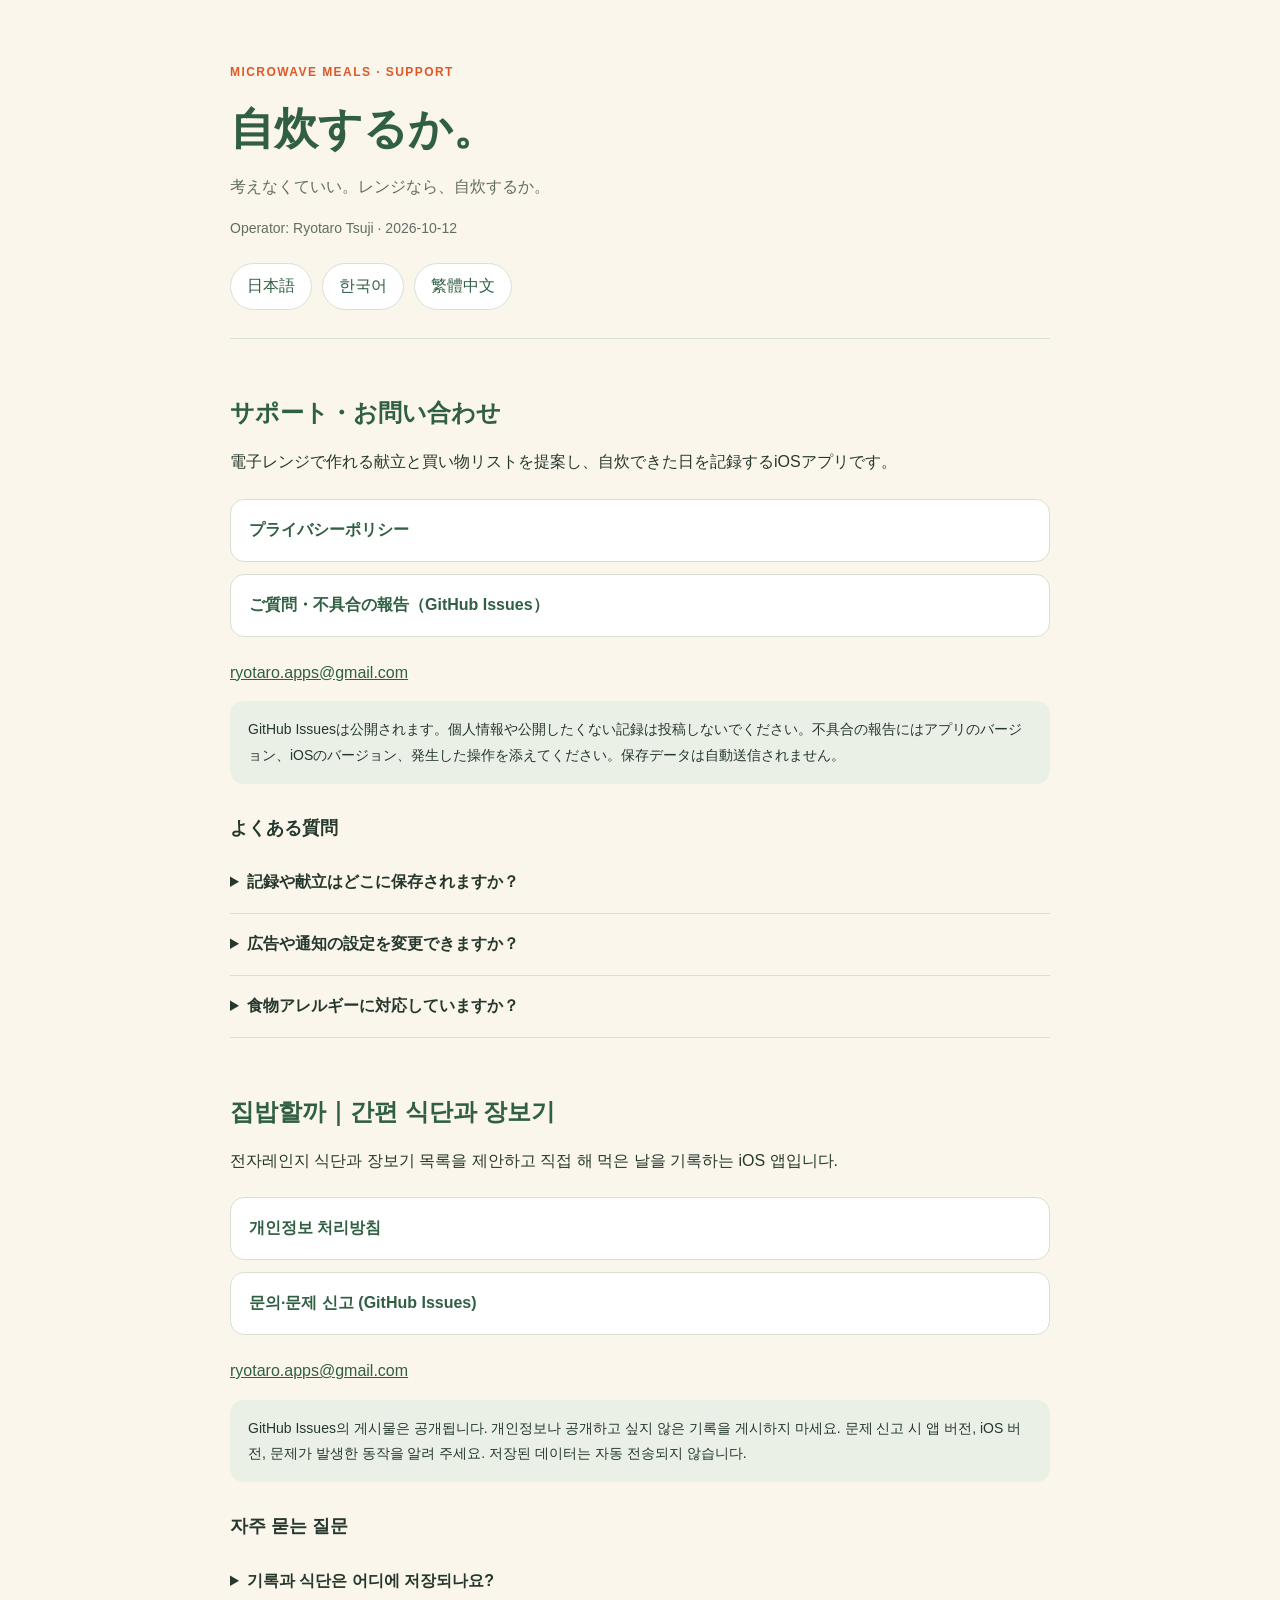
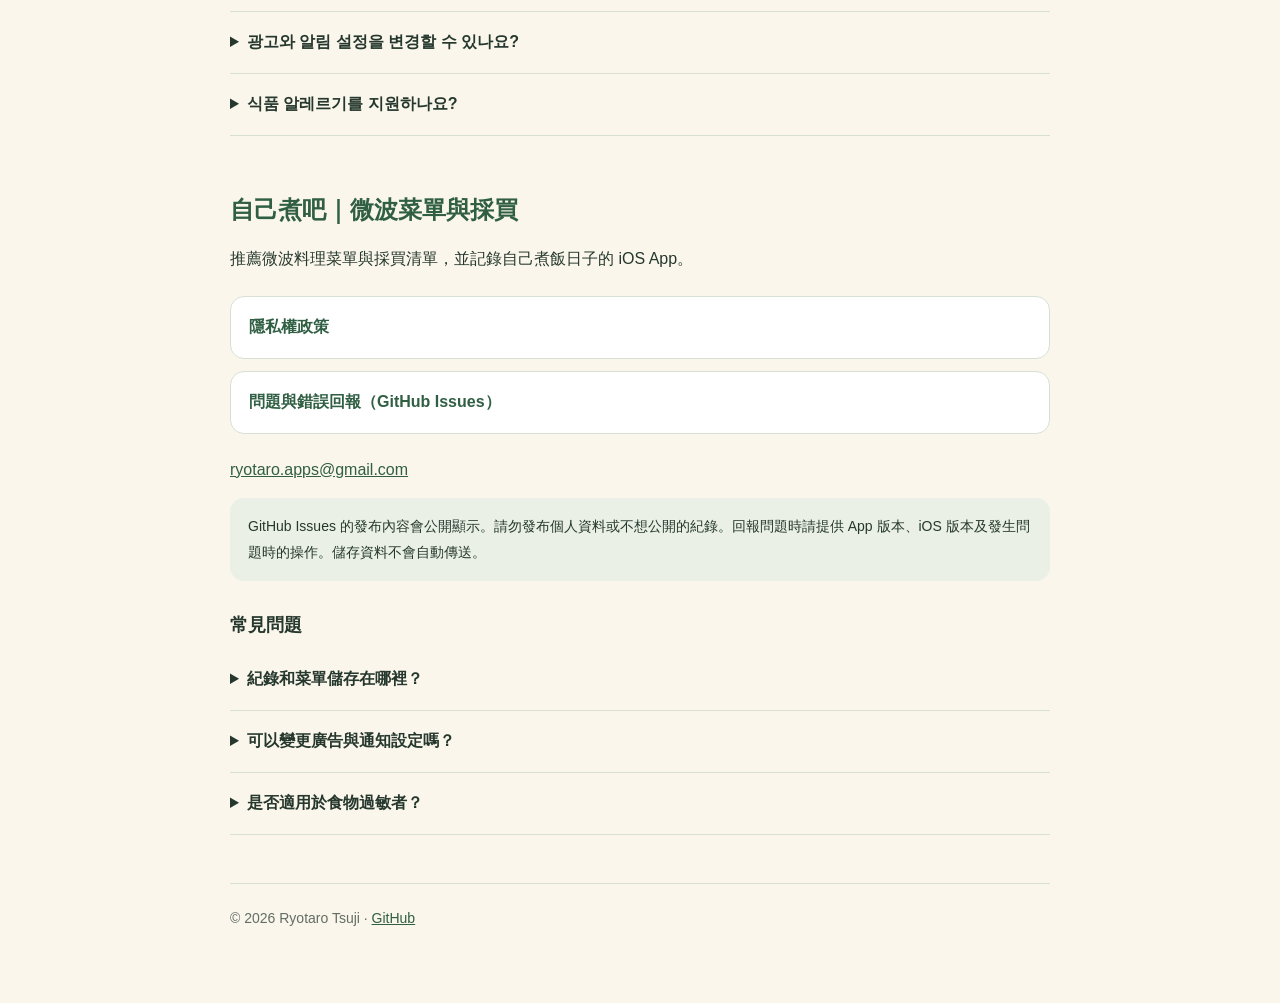
<file: index.html>
<!doctype html>
<html lang="ja">
<head><meta charset="utf-8"><meta name="viewport" content="width=device-width, initial-scale=1"><title>自炊するか｜レンジ飯の献立と買い物 サポート</title><meta name="description" content="自炊するか・집밥할까・自己煮吧 — support and privacy"><link rel="stylesheet" href="style.css"></head>
<body><main><header><p class="eyebrow">MICROWAVE MEALS · SUPPORT</p><h1>自炊するか。</h1><p class="lead">考えなくていい。レンジなら、自炊するか。</p><p class="meta">Operator: Ryotaro Tsuji · 2026-10-12</p><nav aria-label="Language"><a href="#ja" lang="ja">日本語</a><a href="#ko" lang="ko">한국어</a><a href="#zh-Hant" lang="zh-Hant">繁體中文</a></nav></header>
<section id="ja" lang="ja"><h2>サポート・お問い合わせ</h2><p>電子レンジで作れる献立と買い物リストを提案し、自炊できた日を記録するiOSアプリです。</p><div class="links"><a href="privacy-policy.html#ja">プライバシーポリシー</a><a href="https://github.com/tarochi94/jisuisuruka-privacy/issues">ご質問・不具合の報告（GitHub Issues）</a></div><p><a href="mailto:ryotaro.apps@gmail.com">ryotaro.apps@gmail.com</a></p><p class="notice">GitHub Issuesは公開されます。個人情報や公開したくない記録は投稿しないでください。不具合の報告にはアプリのバージョン、iOSのバージョン、発生した操作を添えてください。保存データは自動送信されません。</p><h3>よくある質問</h3><details><summary>記録や献立はどこに保存されますか？</summary><p>端末内に保存されます。アカウント登録やクラウド同期はありません。アプリを削除すると保存データも削除されます。</p></details><details><summary>広告や通知の設定を変更できますか？</summary><p>夕食前の通知はアプリの設定で変更できます。対象地域で必要な場合は「広告のプライバシー設定」も表示されます。トラッキングの許可はiOSの設定で変更できます。</p></details><details><summary>食物アレルギーに対応していますか？</summary><p>避けたい食材の設定はアレルギー対応を保証しません。調味料を含む原材料表示を確認してください。加熱時間は目安であり、容器・食材量・電子レンジにより異なります。</p></details></section>
<section id="ko" lang="ko"><h2>집밥할까｜간편 식단과 장보기</h2><p>전자레인지 식단과 장보기 목록을 제안하고 직접 해 먹은 날을 기록하는 iOS 앱입니다.</p><div class="links"><a href="privacy-policy.html#ko">개인정보 처리방침</a><a href="https://github.com/tarochi94/jisuisuruka-privacy/issues">문의·문제 신고 (GitHub Issues)</a></div><p><a href="mailto:ryotaro.apps@gmail.com">ryotaro.apps@gmail.com</a></p><p class="notice">GitHub Issues의 게시물은 공개됩니다. 개인정보나 공개하고 싶지 않은 기록을 게시하지 마세요. 문제 신고 시 앱 버전, iOS 버전, 문제가 발생한 동작을 알려 주세요. 저장된 데이터는 자동 전송되지 않습니다.</p><h3>자주 묻는 질문</h3><details><summary>기록과 식단은 어디에 저장되나요?</summary><p>기기에 저장됩니다. 계정 등록이나 클라우드 동기화는 없습니다. 앱을 삭제하면 저장된 데이터도 삭제됩니다.</p></details><details><summary>광고와 알림 설정을 변경할 수 있나요?</summary><p>저녁 식사 전 알림은 앱 설정에서 변경할 수 있습니다. 해당 지역에서 필요할 때 광고 개인정보 설정도 표시됩니다. 추적 허가는 iOS 설정에서 변경할 수 있습니다.</p></details><details><summary>식품 알레르기를 지원하나요?</summary><p>피하고 싶은 재료 설정은 알레르기 대응을 보장하지 않습니다. 조미료를 포함한 원재료 표시를 확인해 주세요. 가열 시간은 참고용이며 용기, 식재료 양, 전자레인지에 따라 달라집니다.</p></details></section>
<section id="zh-Hant" lang="zh-Hant"><h2>自己煮吧｜微波菜單與採買</h2><p>推薦微波料理菜單與採買清單，並記錄自己煮飯日子的 iOS App。</p><div class="links"><a href="privacy-policy.html#zh-Hant">隱私權政策</a><a href="https://github.com/tarochi94/jisuisuruka-privacy/issues">問題與錯誤回報（GitHub Issues）</a></div><p><a href="mailto:ryotaro.apps@gmail.com">ryotaro.apps@gmail.com</a></p><p class="notice">GitHub Issues 的發布內容會公開顯示。請勿發布個人資料或不想公開的紀錄。回報問題時請提供 App 版本、iOS 版本及發生問題時的操作。儲存資料不會自動傳送。</p><h3>常見問題</h3><details><summary>紀錄和菜單儲存在哪裡？</summary><p>資料儲存在裝置上，沒有帳號註冊或雲端同步。刪除 App 時也會刪除儲存資料。</p></details><details><summary>可以變更廣告與通知設定嗎？</summary><p>晚餐前通知可在 App 設定中變更。在適用地區需要時，也會顯示廣告隱私設定。追蹤許可可在 iOS 設定中變更。</p></details><details><summary>是否適用於食物過敏者？</summary><p>想避開的食材設定不保證適用於食物過敏者。請確認包括調味料在內的原料標示。加熱時間僅供參考，會因容器、食材量與微波爐而異。</p></details></section><footer>© 2026 Ryotaro Tsuji · <a href="https://github.com/tarochi94/jisuisuruka-privacy">GitHub</a></footer></main></body></html>
</file>
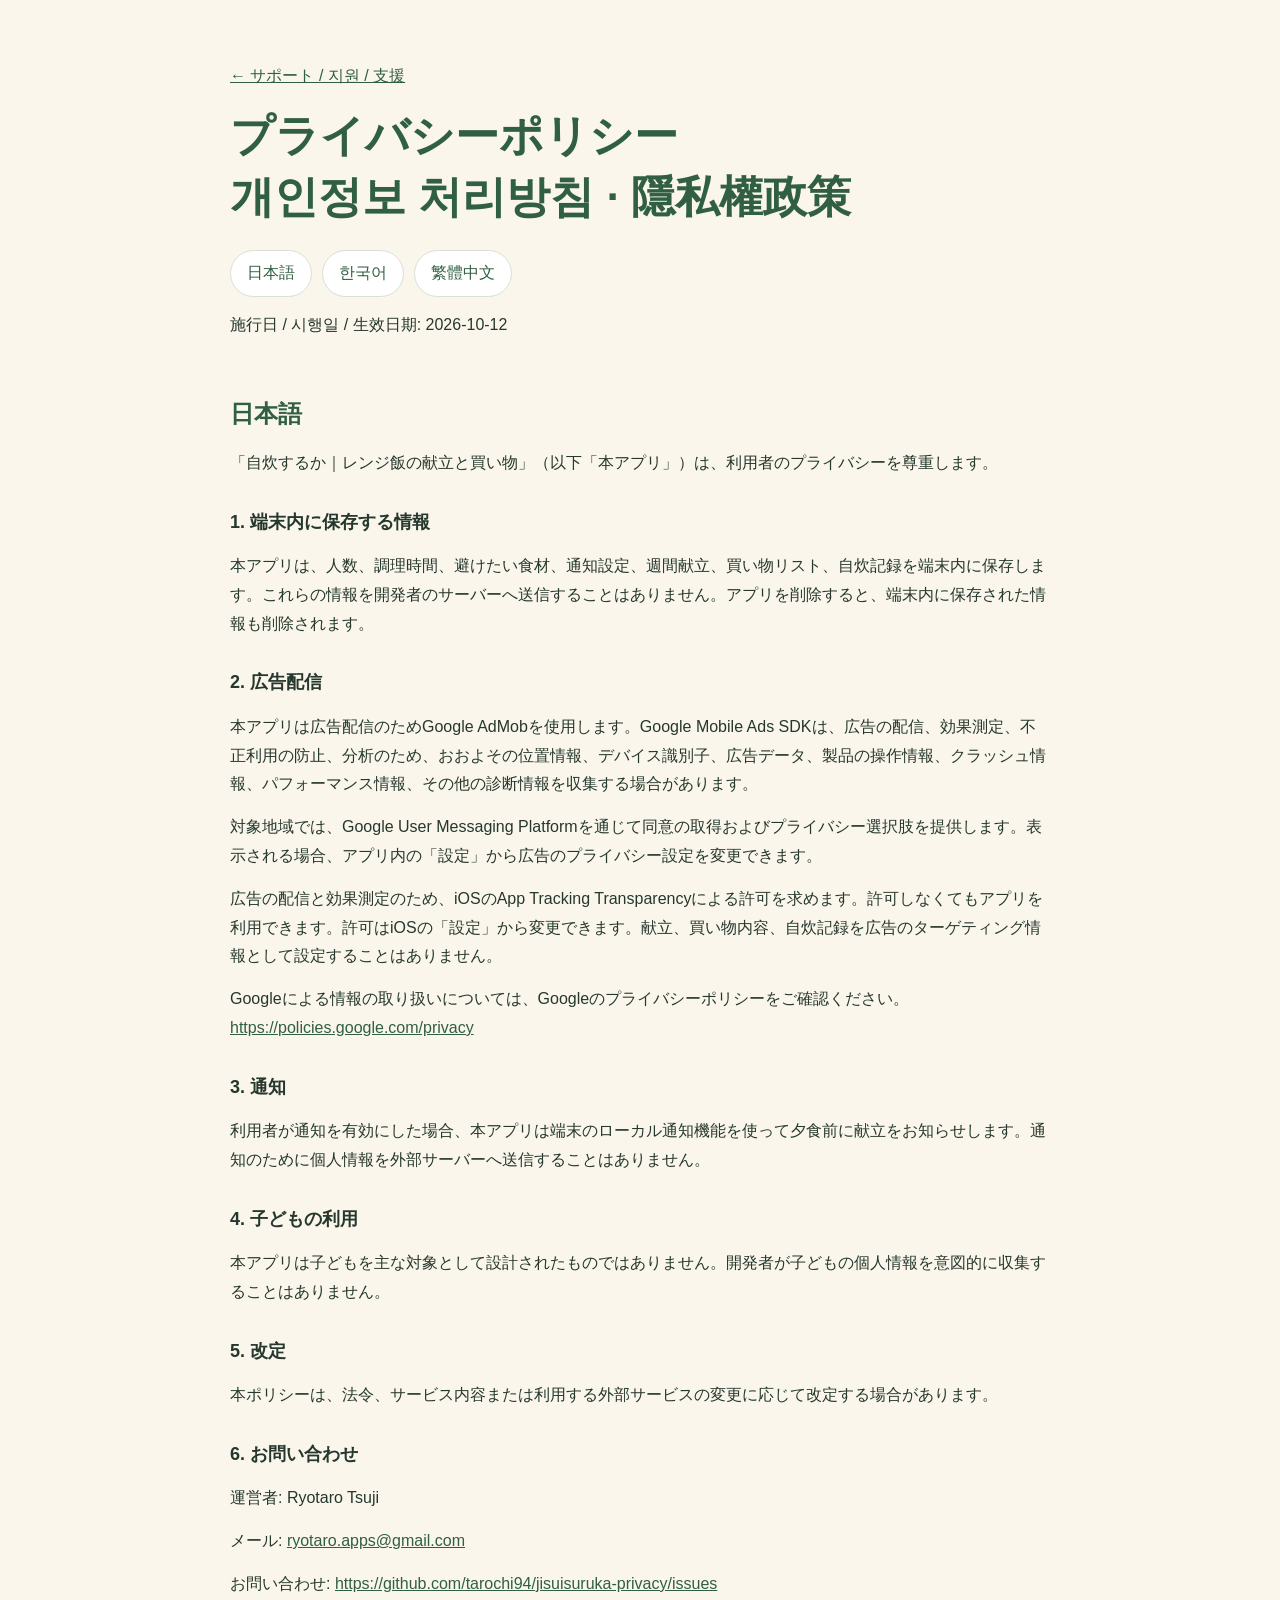
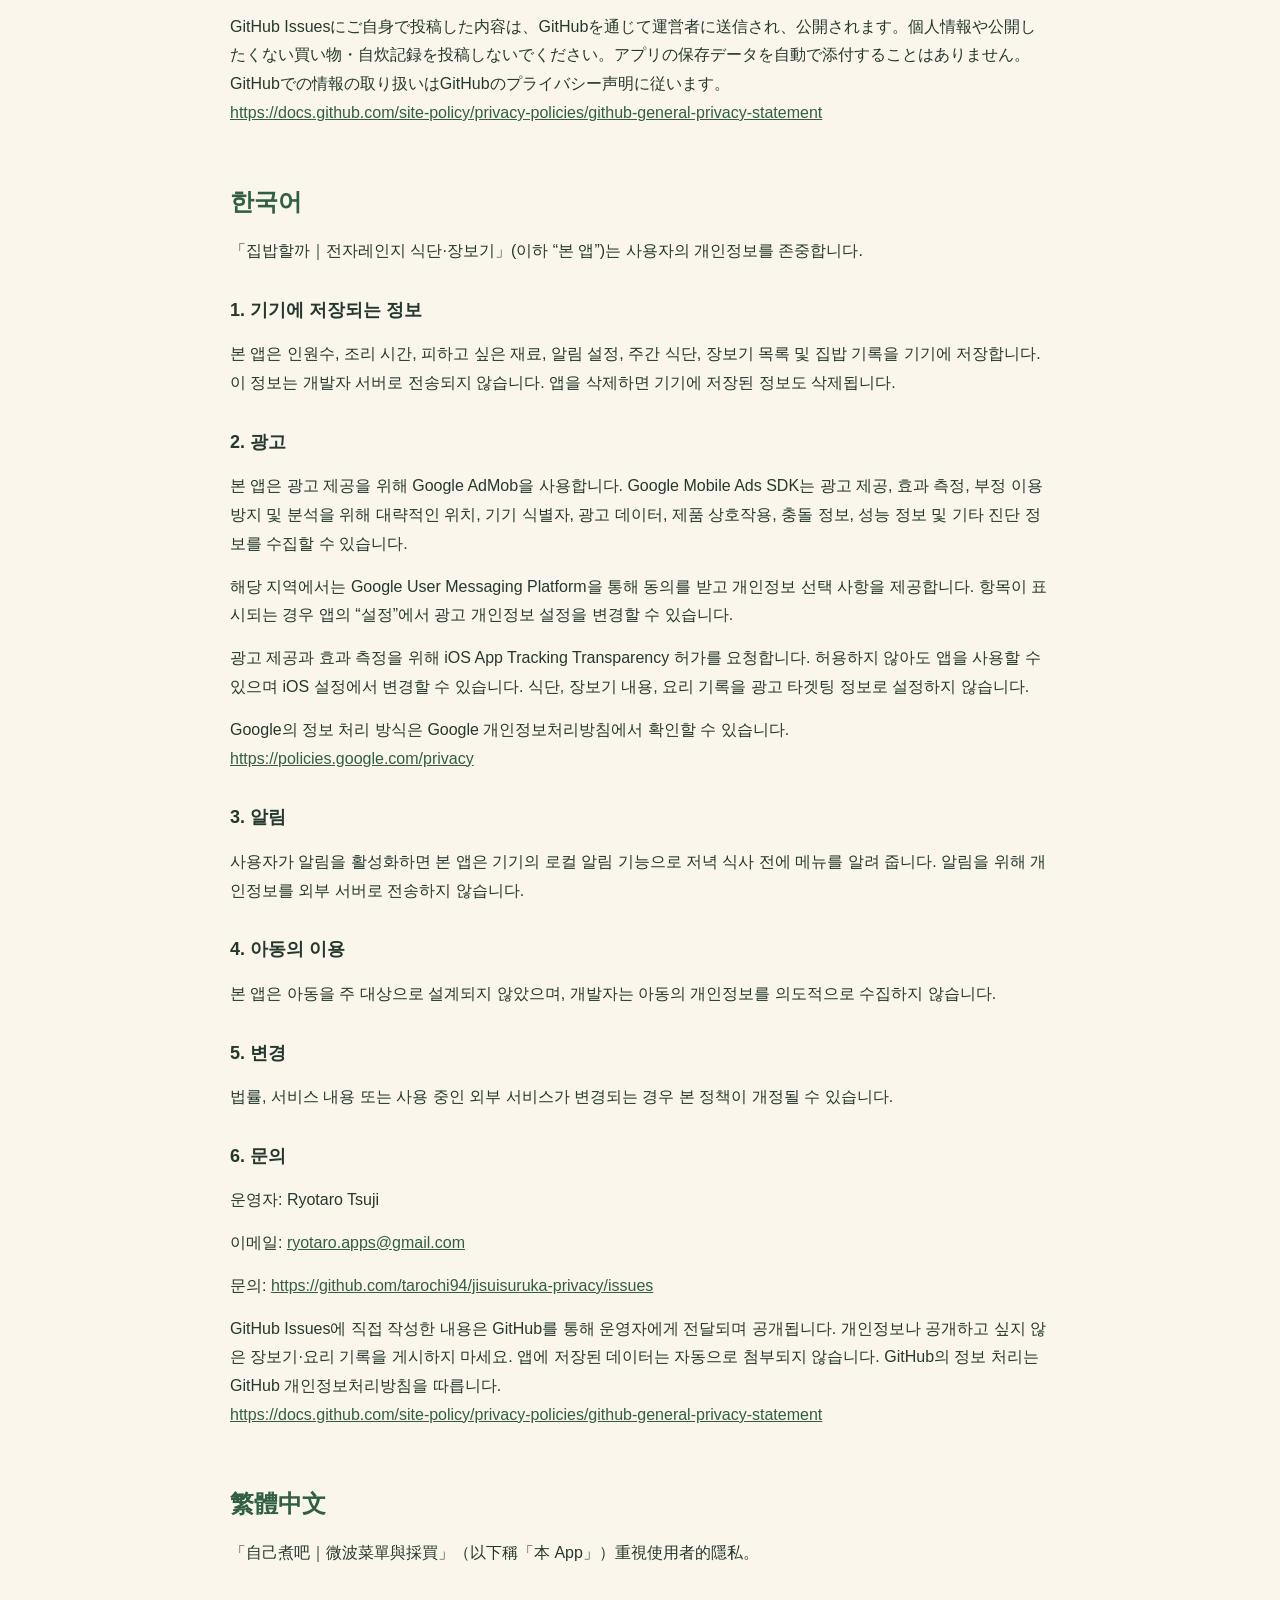
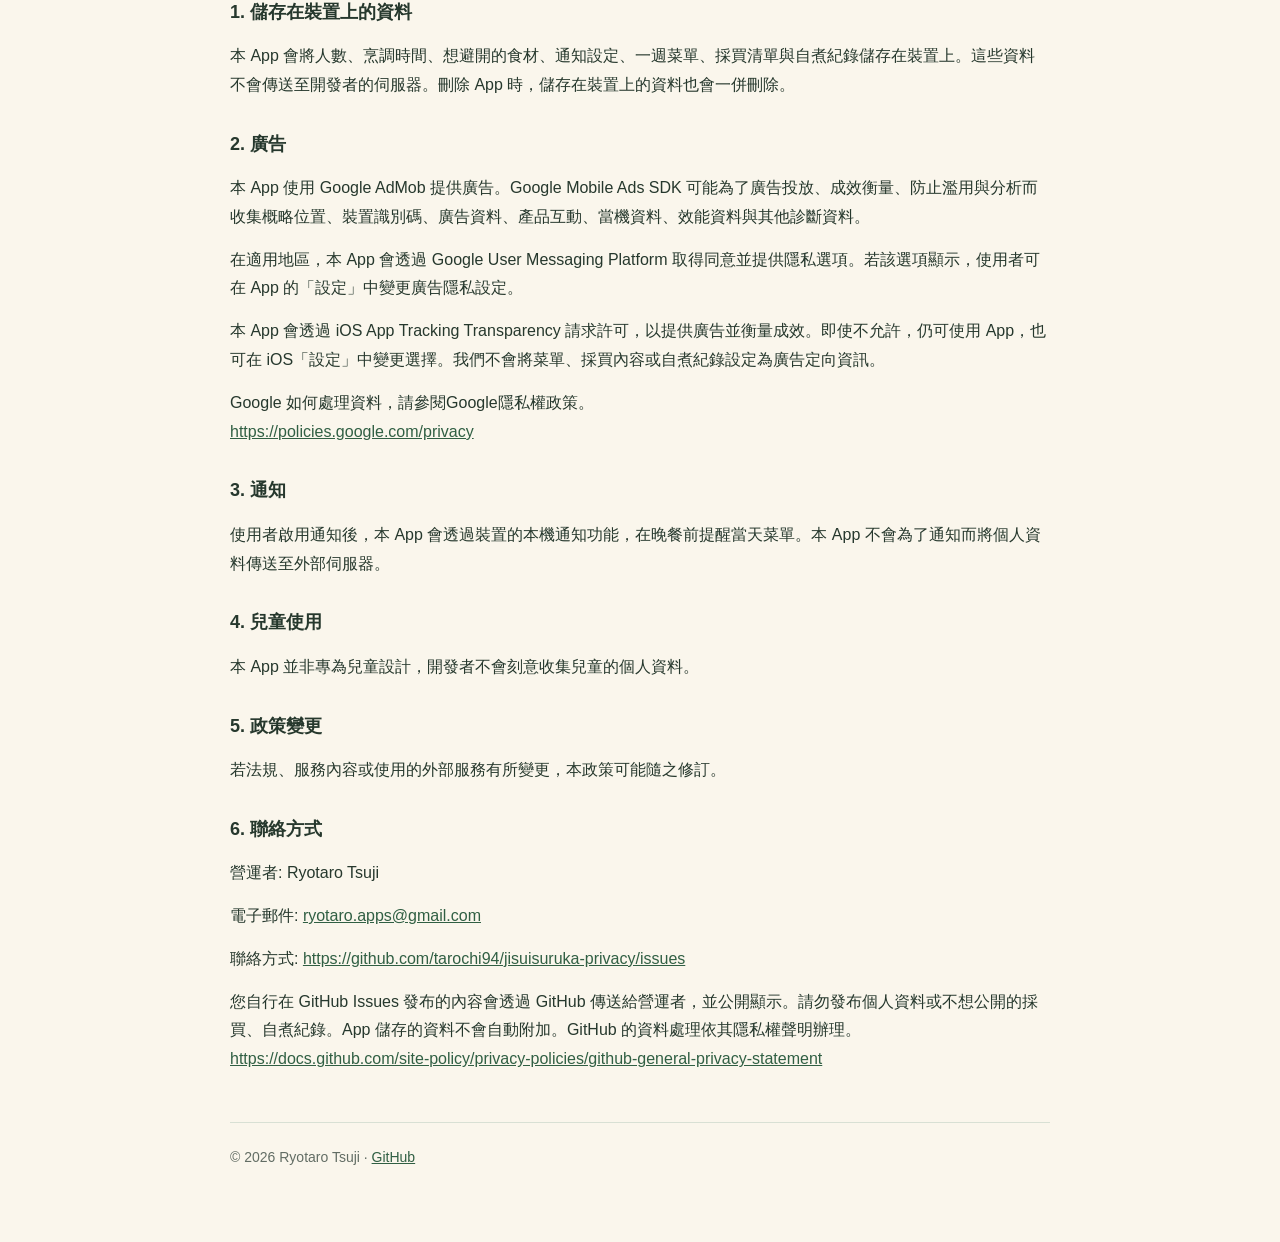
<file: privacy-policy.html>
<!doctype html>
<html lang="ja">
<head><meta charset="utf-8"><meta name="viewport" content="width=device-width, initial-scale=1"><title>自炊するか｜プライバシーポリシー</title><meta name="description" content="自炊するか・집밥할까・自己煮吧 — support and privacy"><link rel="stylesheet" href="style.css"></head>
<body><main><p><a href="index.html">← サポート / 지원 / 支援</a></p><h1>プライバシーポリシー<br><span lang="ko">개인정보 처리방침</span> · <span lang="zh-Hant">隱私權政策</span></h1><nav aria-label="Language"><a href="#ja" lang="ja">日本語</a><a href="#ko" lang="ko">한국어</a><a href="#zh-Hant" lang="zh-Hant">繁體中文</a></nav><p>施行日 / 시행일 / 生效日期: 2026-10-12</p>
<section id="ja" lang="ja"><h2>日本語</h2>
<p>「自炊するか｜レンジ飯の献立と買い物」（以下「本アプリ」）は、利用者のプライバシーを尊重します。</p>
<h3>1. 端末内に保存する情報</h3>
<p>本アプリは、人数、調理時間、避けたい食材、通知設定、週間献立、買い物リスト、自炊記録を端末内に保存します。これらの情報を開発者のサーバーへ送信することはありません。アプリを削除すると、端末内に保存された情報も削除されます。</p>
<h3>2. 広告配信</h3>
<p>本アプリは広告配信のためGoogle AdMobを使用します。Google Mobile Ads SDKは、広告の配信、効果測定、不正利用の防止、分析のため、おおよその位置情報、デバイス識別子、広告データ、製品の操作情報、クラッシュ情報、パフォーマンス情報、その他の診断情報を収集する場合があります。</p>
<p>対象地域では、Google User Messaging Platformを通じて同意の取得およびプライバシー選択肢を提供します。表示される場合、アプリ内の「設定」から広告のプライバシー設定を変更できます。</p>
<p>広告の配信と効果測定のため、iOSのApp Tracking Transparencyによる許可を求めます。許可しなくてもアプリを利用できます。許可はiOSの「設定」から変更できます。献立、買い物内容、自炊記録を広告のターゲティング情報として設定することはありません。</p>
<p>Googleによる情報の取り扱いについては、Googleのプライバシーポリシーをご確認ください。<br><a href="https://policies.google.com/privacy">https://policies.google.com/privacy</a></p>
<h3>3. 通知</h3>
<p>利用者が通知を有効にした場合、本アプリは端末のローカル通知機能を使って夕食前に献立をお知らせします。通知のために個人情報を外部サーバーへ送信することはありません。</p>
<h3>4. 子どもの利用</h3>
<p>本アプリは子どもを主な対象として設計されたものではありません。開発者が子どもの個人情報を意図的に収集することはありません。</p>
<h3>5. 改定</h3>
<p>本ポリシーは、法令、サービス内容または利用する外部サービスの変更に応じて改定する場合があります。</p>
<h3>6. お問い合わせ</h3>
<p>運営者: Ryotaro Tsuji</p>
<p>メール: <a href="mailto:ryotaro.apps@gmail.com">ryotaro.apps@gmail.com</a></p>
<p>お問い合わせ: <a href="https://github.com/tarochi94/jisuisuruka-privacy/issues">https://github.com/tarochi94/jisuisuruka-privacy/issues</a></p>
<p>GitHub Issuesにご自身で投稿した内容は、GitHubを通じて運営者に送信され、公開されます。個人情報や公開したくない買い物・自炊記録を投稿しないでください。アプリの保存データを自動で添付することはありません。GitHubでの情報の取り扱いはGitHubのプライバシー声明に従います。<br><a href="https://docs.github.com/site-policy/privacy-policies/github-general-privacy-statement">https://docs.github.com/site-policy/privacy-policies/github-general-privacy-statement</a></p>
</section>
<section id="ko" lang="ko"><h2>한국어</h2>
<p>「집밥할까｜전자레인지 식단·장보기」(이하 “본 앱”)는 사용자의 개인정보를 존중합니다.</p>
<h3>1. 기기에 저장되는 정보</h3>
<p>본 앱은 인원수, 조리 시간, 피하고 싶은 재료, 알림 설정, 주간 식단, 장보기 목록 및 집밥 기록을 기기에 저장합니다. 이 정보는 개발자 서버로 전송되지 않습니다. 앱을 삭제하면 기기에 저장된 정보도 삭제됩니다.</p>
<h3>2. 광고</h3>
<p>본 앱은 광고 제공을 위해 Google AdMob을 사용합니다. Google Mobile Ads SDK는 광고 제공, 효과 측정, 부정 이용 방지 및 분석을 위해 대략적인 위치, 기기 식별자, 광고 데이터, 제품 상호작용, 충돌 정보, 성능 정보 및 기타 진단 정보를 수집할 수 있습니다.</p>
<p>해당 지역에서는 Google User Messaging Platform을 통해 동의를 받고 개인정보 선택 사항을 제공합니다. 항목이 표시되는 경우 앱의 “설정”에서 광고 개인정보 설정을 변경할 수 있습니다.</p>
<p>광고 제공과 효과 측정을 위해 iOS App Tracking Transparency 허가를 요청합니다. 허용하지 않아도 앱을 사용할 수 있으며 iOS 설정에서 변경할 수 있습니다. 식단, 장보기 내용, 요리 기록을 광고 타겟팅 정보로 설정하지 않습니다.</p>
<p>Google의 정보 처리 방식은 Google 개인정보처리방침에서 확인할 수 있습니다.<br><a href="https://policies.google.com/privacy">https://policies.google.com/privacy</a></p>
<h3>3. 알림</h3>
<p>사용자가 알림을 활성화하면 본 앱은 기기의 로컬 알림 기능으로 저녁 식사 전에 메뉴를 알려 줍니다. 알림을 위해 개인정보를 외부 서버로 전송하지 않습니다.</p>
<h3>4. 아동의 이용</h3>
<p>본 앱은 아동을 주 대상으로 설계되지 않았으며, 개발자는 아동의 개인정보를 의도적으로 수집하지 않습니다.</p>
<h3>5. 변경</h3>
<p>법률, 서비스 내용 또는 사용 중인 외부 서비스가 변경되는 경우 본 정책이 개정될 수 있습니다.</p>
<h3>6. 문의</h3>
<p>운영자: Ryotaro Tsuji</p>
<p>이메일: <a href="mailto:ryotaro.apps@gmail.com">ryotaro.apps@gmail.com</a></p>
<p>문의: <a href="https://github.com/tarochi94/jisuisuruka-privacy/issues">https://github.com/tarochi94/jisuisuruka-privacy/issues</a></p>
<p>GitHub Issues에 직접 작성한 내용은 GitHub를 통해 운영자에게 전달되며 공개됩니다. 개인정보나 공개하고 싶지 않은 장보기·요리 기록을 게시하지 마세요. 앱에 저장된 데이터는 자동으로 첨부되지 않습니다. GitHub의 정보 처리는 GitHub 개인정보처리방침을 따릅니다.<br><a href="https://docs.github.com/site-policy/privacy-policies/github-general-privacy-statement">https://docs.github.com/site-policy/privacy-policies/github-general-privacy-statement</a></p>
</section>
<section id="zh-Hant" lang="zh-Hant"><h2>繁體中文</h2>
<p>「自己煮吧｜微波菜單與採買」（以下稱「本 App」）重視使用者的隱私。</p>
<h3>1. 儲存在裝置上的資料</h3>
<p>本 App 會將人數、烹調時間、想避開的食材、通知設定、一週菜單、採買清單與自煮紀錄儲存在裝置上。這些資料不會傳送至開發者的伺服器。刪除 App 時，儲存在裝置上的資料也會一併刪除。</p>
<h3>2. 廣告</h3>
<p>本 App 使用 Google AdMob 提供廣告。Google Mobile Ads SDK 可能為了廣告投放、成效衡量、防止濫用與分析而收集概略位置、裝置識別碼、廣告資料、產品互動、當機資料、效能資料與其他診斷資料。</p>
<p>在適用地區，本 App 會透過 Google User Messaging Platform 取得同意並提供隱私選項。若該選項顯示，使用者可在 App 的「設定」中變更廣告隱私設定。</p>
<p>本 App 會透過 iOS App Tracking Transparency 請求許可，以提供廣告並衡量成效。即使不允許，仍可使用 App，也可在 iOS「設定」中變更選擇。我們不會將菜單、採買內容或自煮紀錄設定為廣告定向資訊。</p>
<p>Google 如何處理資料，請參閱Google隱私權政策。<br><a href="https://policies.google.com/privacy">https://policies.google.com/privacy</a></p>
<h3>3. 通知</h3>
<p>使用者啟用通知後，本 App 會透過裝置的本機通知功能，在晚餐前提醒當天菜單。本 App 不會為了通知而將個人資料傳送至外部伺服器。</p>
<h3>4. 兒童使用</h3>
<p>本 App 並非專為兒童設計，開發者不會刻意收集兒童的個人資料。</p>
<h3>5. 政策變更</h3>
<p>若法規、服務內容或使用的外部服務有所變更，本政策可能隨之修訂。</p>
<h3>6. 聯絡方式</h3>
<p>營運者: Ryotaro Tsuji</p>
<p>電子郵件: <a href="mailto:ryotaro.apps@gmail.com">ryotaro.apps@gmail.com</a></p>
<p>聯絡方式: <a href="https://github.com/tarochi94/jisuisuruka-privacy/issues">https://github.com/tarochi94/jisuisuruka-privacy/issues</a></p>
<p>您自行在 GitHub Issues 發布的內容會透過 GitHub 傳送給營運者，並公開顯示。請勿發布個人資料或不想公開的採買、自煮紀錄。App 儲存的資料不會自動附加。GitHub 的資料處理依其隱私權聲明辦理。<br><a href="https://docs.github.com/site-policy/privacy-policies/github-general-privacy-statement">https://docs.github.com/site-policy/privacy-policies/github-general-privacy-statement</a></p>
</section>
<footer>© 2026 Ryotaro Tsuji · <a href="https://github.com/tarochi94/jisuisuruka-privacy">GitHub</a></footer></main></body></html>
</file>
<file: style.css>
:root{color-scheme:light;--green:#305f43;--ink:#26382d;--muted:#626d64;--cream:#faf6ec;--line:#d8e0d4;--orange:#df5827}*{box-sizing:border-box}body{margin:0;background:var(--cream);color:var(--ink);font-family:-apple-system,BlinkMacSystemFont,"Hiragino Sans","Noto Sans",sans-serif;line-height:1.8}main{width:min(820px,calc(100% - 36px));margin:auto;padding:48px 0 72px}header{border-bottom:1px solid var(--line);padding:0 0 28px}h1{font-size:clamp(27px,6vw,44px);line-height:1.4;color:var(--green);margin:10px 0}h2{font-size:24px;color:var(--green);margin:0 0 12px}h3{font-size:18px;margin:28px 0 8px}p{margin:14px 0}a{color:var(--green);overflow-wrap:anywhere}a:hover{text-decoration-thickness:2px}a:focus-visible,summary:focus-visible{outline:3px solid var(--orange);outline-offset:4px}.eyebrow{font-size:12px;letter-spacing:.12em;font-weight:700;color:var(--orange)}.lead,.meta{color:var(--muted)}.meta{font-size:14px}nav{display:flex;flex-wrap:wrap;gap:10px;margin-top:22px}nav a{background:white;border:1px solid var(--line);border-radius:24px;padding:8px 16px;text-decoration:none}section{margin-top:44px;padding-top:8px;scroll-margin-top:20px}.links{display:grid;gap:12px;margin:22px 0}.links a{padding:16px 18px;background:white;border:1px solid var(--line);border-radius:14px;text-decoration:none;font-weight:600}.notice{background:#eaf0e6;padding:16px 18px;border-radius:14px;font-size:14px}details{border-bottom:1px solid var(--line);padding:16px 0}summary{cursor:pointer;font-weight:600}footer{margin-top:48px;padding-top:22px;border-top:1px solid var(--line);font-size:14px;color:var(--muted)}
</file>
